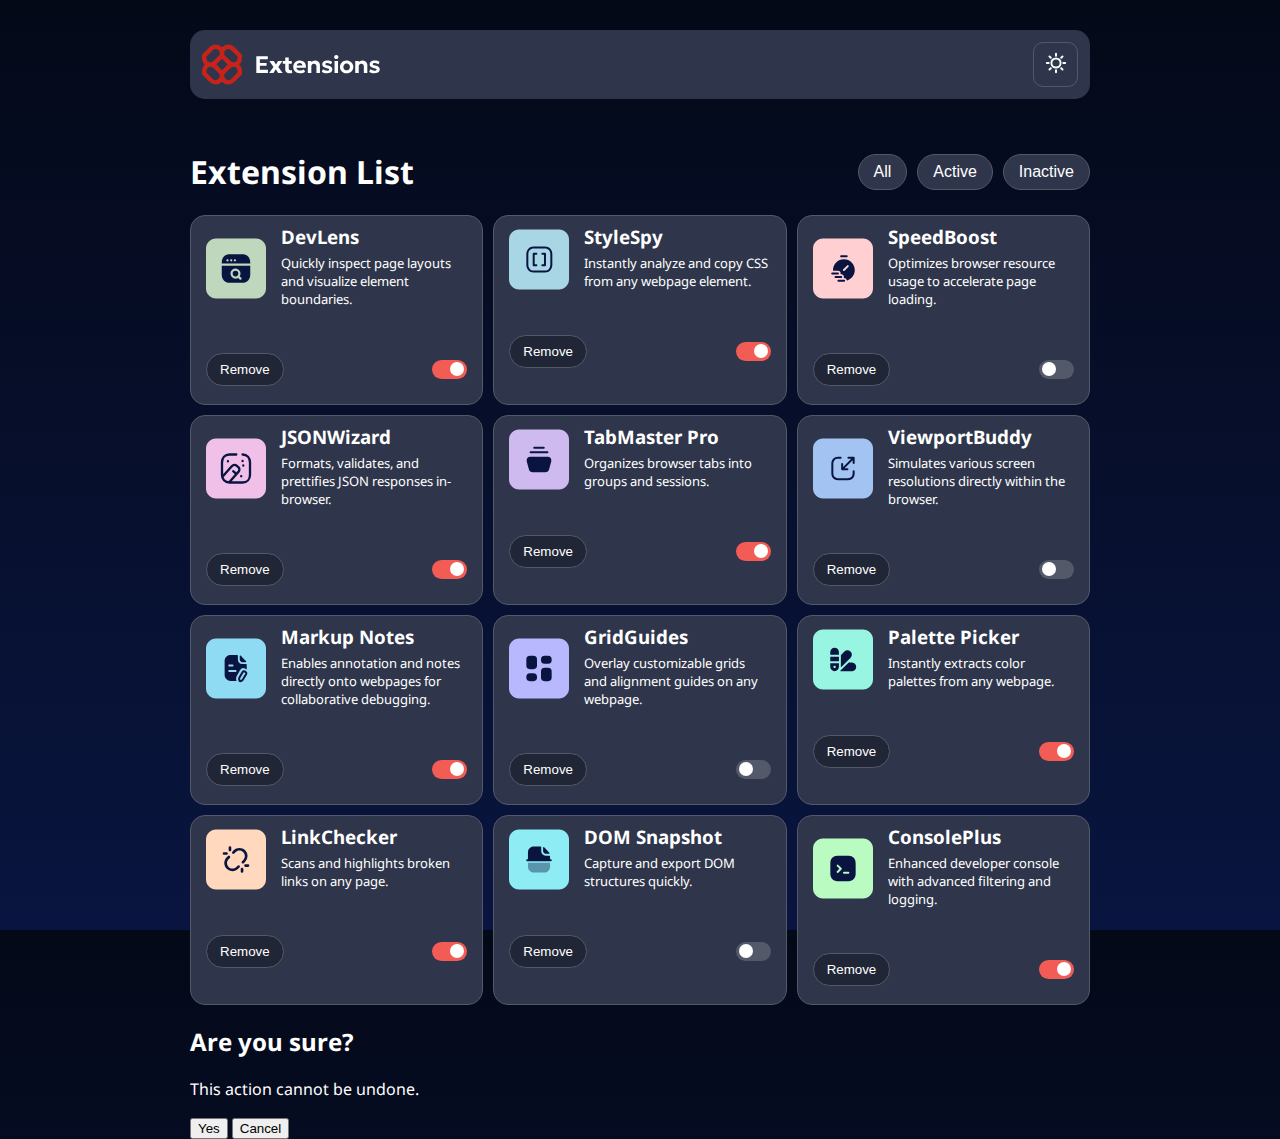
<file: browser-extensions-manager-ui-main/index.html>
<!DOCTYPE html>
<html lang="en">
<head>
  <meta charset="UTF-8">
  <meta name="viewport" content="width=device-width, initial-scale=1.0"> <!-- displays site properly based on user's device -->

  <link rel="icon" type="image/png" sizes="32x32" href="./assets/images/favicon-32x32.png">
  <link href="https://fonts.googleapis.com/css2?family=Noto+Sans&display=swap" rel="stylesheet">
  <link rel="stylesheet" href="./css/variables.css">
  <link rel="stylesheet" href="./css/style.css">
  
  <title>Frontend Mentor | Browser extensions manager UI</title>

  <!-- Feel free to remove these styles or customise in your own stylesheet 👍 -->
  <style>
    .attribution { font-size: 11px; text-align: center; }
    .attribution a { color: hsl(228, 45%, 44%); }
  </style>
</head>
<body data-theme="dark">
  <div class="nav">
    <img src="assets/images/logo-light.svg" id="logo"/>
    <button class="btn-theme" onclick="toggleTheme()">
      <img src="./assets/images/icon-sun.svg" id="icon-theme"/>
    </button>
  </div>

  <div class="btn-group">
    <h1>Extension List</h1>
    <div class="btn-status">
      <button value="0" data-is-select="true">All</button>
      <button value="1" data-is-select="false">Active</button>
      <button value="2" data-is-select="false">Inactive</button>
    </div>
  </div>

  <div class="card-extension" id="card-list">
    <!--For list card extension-->
  </div>

  <div class="modal-overlay" id="myModal">
  <div class="modal">
    <h2>Are you sure?</h2>
    <p>This action cannot be undone.</p>
    <div class="modal-buttons">
      <button class="btn-yes">Yes</button>
      <button class="btn-cancel" onclick="closeModal()">Cancel</button>
    </div>
  </div>
  </div>

  <script src="./script/readFile.js"></script>
  <script src="./script/index.js"></script>
</body>
</html>
</file>
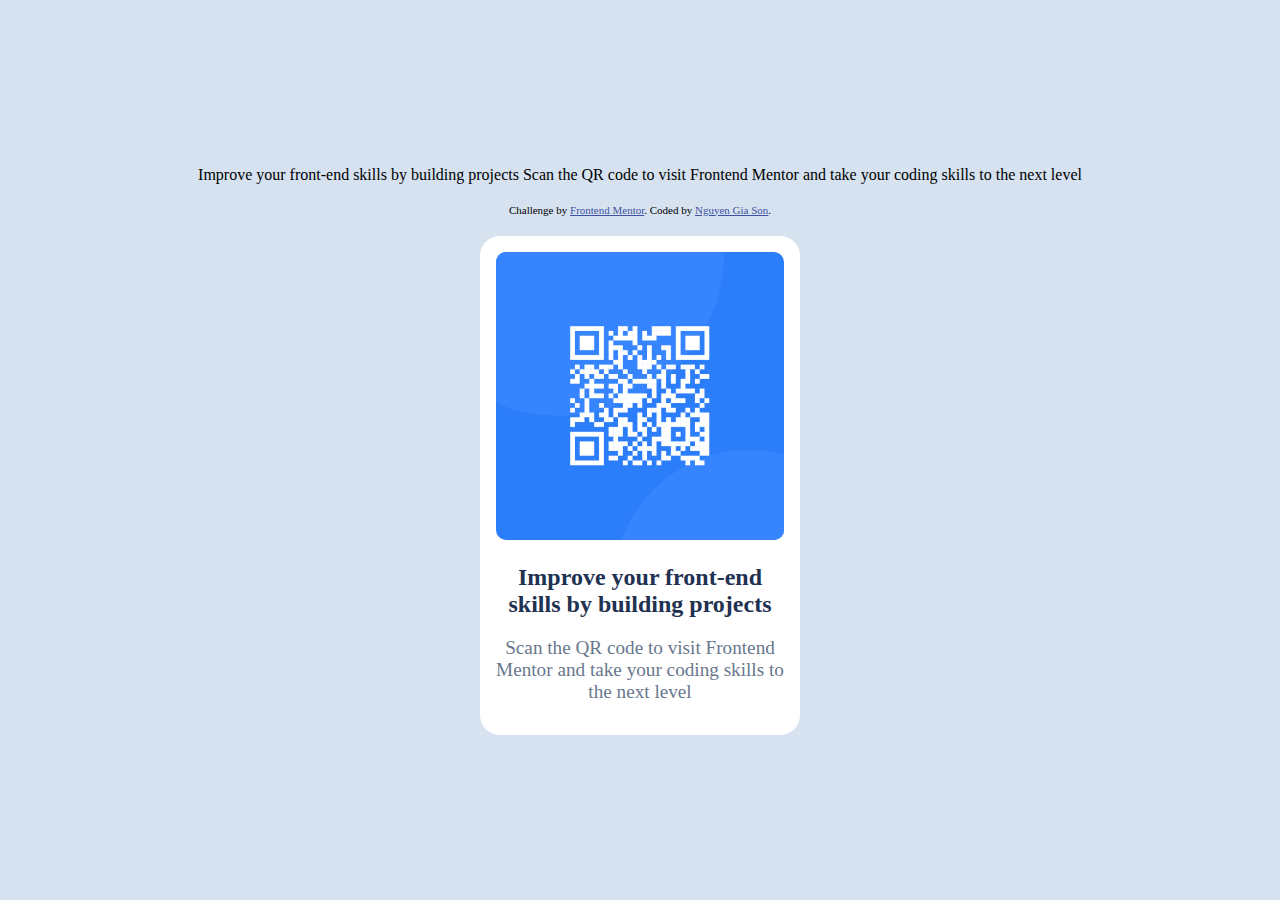
<file: qr-code-component-main/index.html>
<!DOCTYPE html>
<html lang="en">
<head>
  <meta charset="UTF-8">
  <meta name="viewport" content="width=device-width, initial-scale=1.0"> <!-- displays site properly based on user's device -->

  <link rel="icon" type="image/png" sizes="32x32" href="./images/favicon-32x32.png">
  <link rel="stylesheet" href="./style.css">
  <link href="https://fonts.googleapis.com/css2?family=Outfit&display=swap" rel="stylesheet">

  <title>Frontend Mentor | QR code component</title>
  <style>
    
  </style>
</head>
<body>

  Improve your front-end skills by building projects

  Scan the QR code to visit Frontend Mentor and take your coding skills to the next level
  
  <div class="attribution">
    Challenge by <a href="https://www.frontendmentor.io?ref=challenge" target="_blank">Frontend Mentor</a>. 
    Coded by <a href="#">Nguyen Gia Son</a>.
  </div>

  <div class="main">
    <div class="qr-code-wrapper">
      <div class="qr-code">
      </div>
      <div class="qr-oval">
        <div class="oval-1"></div>
        <div class="oval-2"></div>
      </div>
    </div>

    <div class="description">
        <h2>Improve your front-end skills by building projects</h2>
        <p>Scan the QR code to visit Frontend Mentor and take your coding skills to the next level</p>
    </div>
  </div>

</body>

</html>
</file>
<file: browser-extensions-manager-ui-main/css/variables.css>
/* color */
:where(html) {
  --neutral-900: hsl(227, 75%, 14%);
  --neutral-800: hsl(226, 25%, 17%);
  --neutral-700: hsl(225, 23%, 24%);
  --neutral-600: hsl(226, 11%, 37%);
  --neutral-300: hsl(0, 0%, 78%);
  --neutral-200: hsl(217, 61%, 90%);
  --neutral-100: hsl(0, 0%, 93%);
  --neutral-0:   hsl(200, 60%, 99%);

  /* Red Colors */
  --red-400: hsl(3, 86%, 64%);
  --red-500: hsl(3, 71%, 56%);
  --red-700: hsl(3, 77%, 44%);
}

:root {
    --bg-main: linear-gradient(180deg, #EBF2FC 0%, #EEF8F9 100%);
    --card-bg: var(--neutral-0);
    --card-border: var(--neutral-200);
    --text-color: #111111;
    --text-color-sub: var(--neutral-100);
    --navbar-bg: var(--neutral-0);
    --bg-btn-status: var(--neutral-0);
    --bg-btn-remove: var(--neutral-0);
    --bg-btn-toggle: var(--neutral-600);
    --bg-btn-toggle-checked: var(--red-700);
    --bg-btn-remove-hover: var(--red-700);
    --bg-btn-hover: var(--neutral-100);
    --bg-btn-theme-hover: var(--neutral-300);
}

[data-theme="dark"] {
    --bg-main: linear-gradient(180deg, #040918 0%, #091540 100%);
    --card-bg: var(--neutral-700);
    --card-border: var(--neutral-600);
    --text-color: #ffffff;
    --text-color-sub: var(--neutral-200);
    --navbar-bg: var(--neutral-700);
    --bg-btn-status: var(--neutral-700);
    --bg-btn-remove: var(--neutral-800);
    --bg-btn-toggle: var(--neutral-600);
    --bg-btn-toggle-checked: var(--red-400); 
    --bg-btn-remove-hover: var(--red-500);
    --bg-btn-hover: var(--neutral-600);
    --bg-btn-theme-hover: var(--neutral-600);
}
</file>
<file: browser-extensions-manager-ui-main/css/style.css>
body {
    background: var(--bg-main);

    width: 100vh;
    height: 100vh;

    margin: 0 auto;
    
    color: var(--text-color);

    font-family: 'Noto Sans', sans-serif;
}

.nav {

    margin-top: 30px;
    padding: 12px 12px;

    background-color: var(--navbar-bg);

    display: flex;
    justify-content: space-between;
    align-items: center;

    border-radius: 15px;
}

.btn-theme {
    width: 45px;
    height: 45px;

    border-radius: 10px;
    border: 1px solid var(--card-border);

    background-color: var(--card-bg);

    cursor: pointer;
}

.btn-group {
    display: flex;
    justify-content: space-between;
    align-items: center;

    margin-top: 30px;
}

.btn-status {
    display: flex;
    gap: 10px;
}

.btn-status button {
    padding: 8px 15px;

    border-radius: 20px;
    border: 1px solid var(--card-border);
    font-size: 16px;

    background-color: var(--bg-btn-status);
    color: var(--text-color);

    cursor: pointer;
}

.card-extension {
    display: grid;
    grid-template-columns: repeat(3, 1fr);
    gap: 10px;
}

.card {
    background-color: var(--card-bg);

    border: 1px solid var(--card-border);
    border-radius: 15px;

    color: var(--text-color);

    padding: 8px 15px;
}

.card-infor {
    display: flex;
    flex-direction: row;
    gap: 15px;
}

.card-infor img {
    margin: 0;
}

.card-infor .information h3 {
    margin: 0;
}

.card-infor .information p{
    font-size: 13px;

    margin: 5px 0;
}

.toggle {
    margin: 40px 0 10px 0;

    display: flex;
    justify-content: space-between;
    align-items: center;
}

.btn-remove {
    border: 1px solid var(--card-border);
    border-radius: 20px;

    background: var(--bg-btn-remove);
    color: var(--text-color);

    padding: 8px 13px;
}

/* BUTTON TOGGLE */

.toggle-switch {
  position: relative;
  display: inline-block;
  width: 36px;
  height: 20px;
}

.toggle-switch input {
  opacity: 0;
  width: 0;
  height: 0;
}

.slider {
  position: absolute;
  cursor: pointer;
  background-color: var(--bg-btn-toggle);
  border-radius: 34px;
  top: 1px;
  left: 1px;
  right: 0px;
  bottom: 0px;
  transition: 0.1s;
}

.slider::before {
  content: "";
  position: absolute;
  height: 14px;
  width: 14px;
  left: 3px;
  bottom: 3px;
  background-color: #fff;
  transition: 0.1s;
  border-radius: 50%;
}

/* Khi checkbox được check */
.toggle-switch input:checked + .slider {
  background-color: var(--bg-btn-toggle-checked);
}

.toggle-switch input:checked + .slider::before {
  transform: translateX(15px);
}
</file>
<file: qr-code-component-main/style.css>
body{
    background-color: hsl(212, 45%, 89%);
    display: flex;
    align-items: center;
    justify-content: center;
    flex-direction: column;
    height: 100vh;
    margin: 0;
}

.main{
    background-color: hsl(0, 0%, 100%);
    border-radius: 20px;
    width: 320px;
    height: 499px;
}

.qr-code-wrapper {
    margin: 16px ;
    margin-bottom: 24px;
    width: 288px;
    height: 288px;
    background-color: #2C7DFA;
    border-radius: 10px;
    position: relative;
    overflow: hidden;

    display: flex;
    justify-content: center;
    align-items: center;
}

.oval-1 {
    position: absolute;

    width: 328px;
    height: 328px;

    background-color: #3685FF;
    border-radius: 50%;

    top: -164px;
    left: -100px;
}

.oval-2 {
    position: absolute;

    width: 270px;
    height: 270px;

    background-color: #3685FF;
    border-radius: 50%;

    bottom: -180px;
    right: -100px;
}

.qr-code {
    width: 160px;
    height: 160px;

    background-image: url(./images/qr-code.png);
    background-size: cover;
    background-position: center;

    position: relative;
    z-index: 1;
}

.description {
    width: 288px;
    margin: 16px;
}

.description h2 {
    color: hsl(218, 44%, 22%) ;
    text-align: center;
    margin: 0
}

.description p {
    color: hsl(216, 15%, 48%);
    text-align: center;
    font-size: larger;
}

.attribution { font-size: 11px; text-align: center; margin: 20px;}
.attribution a { color: hsl(228, 45%, 44%);}
</file>
